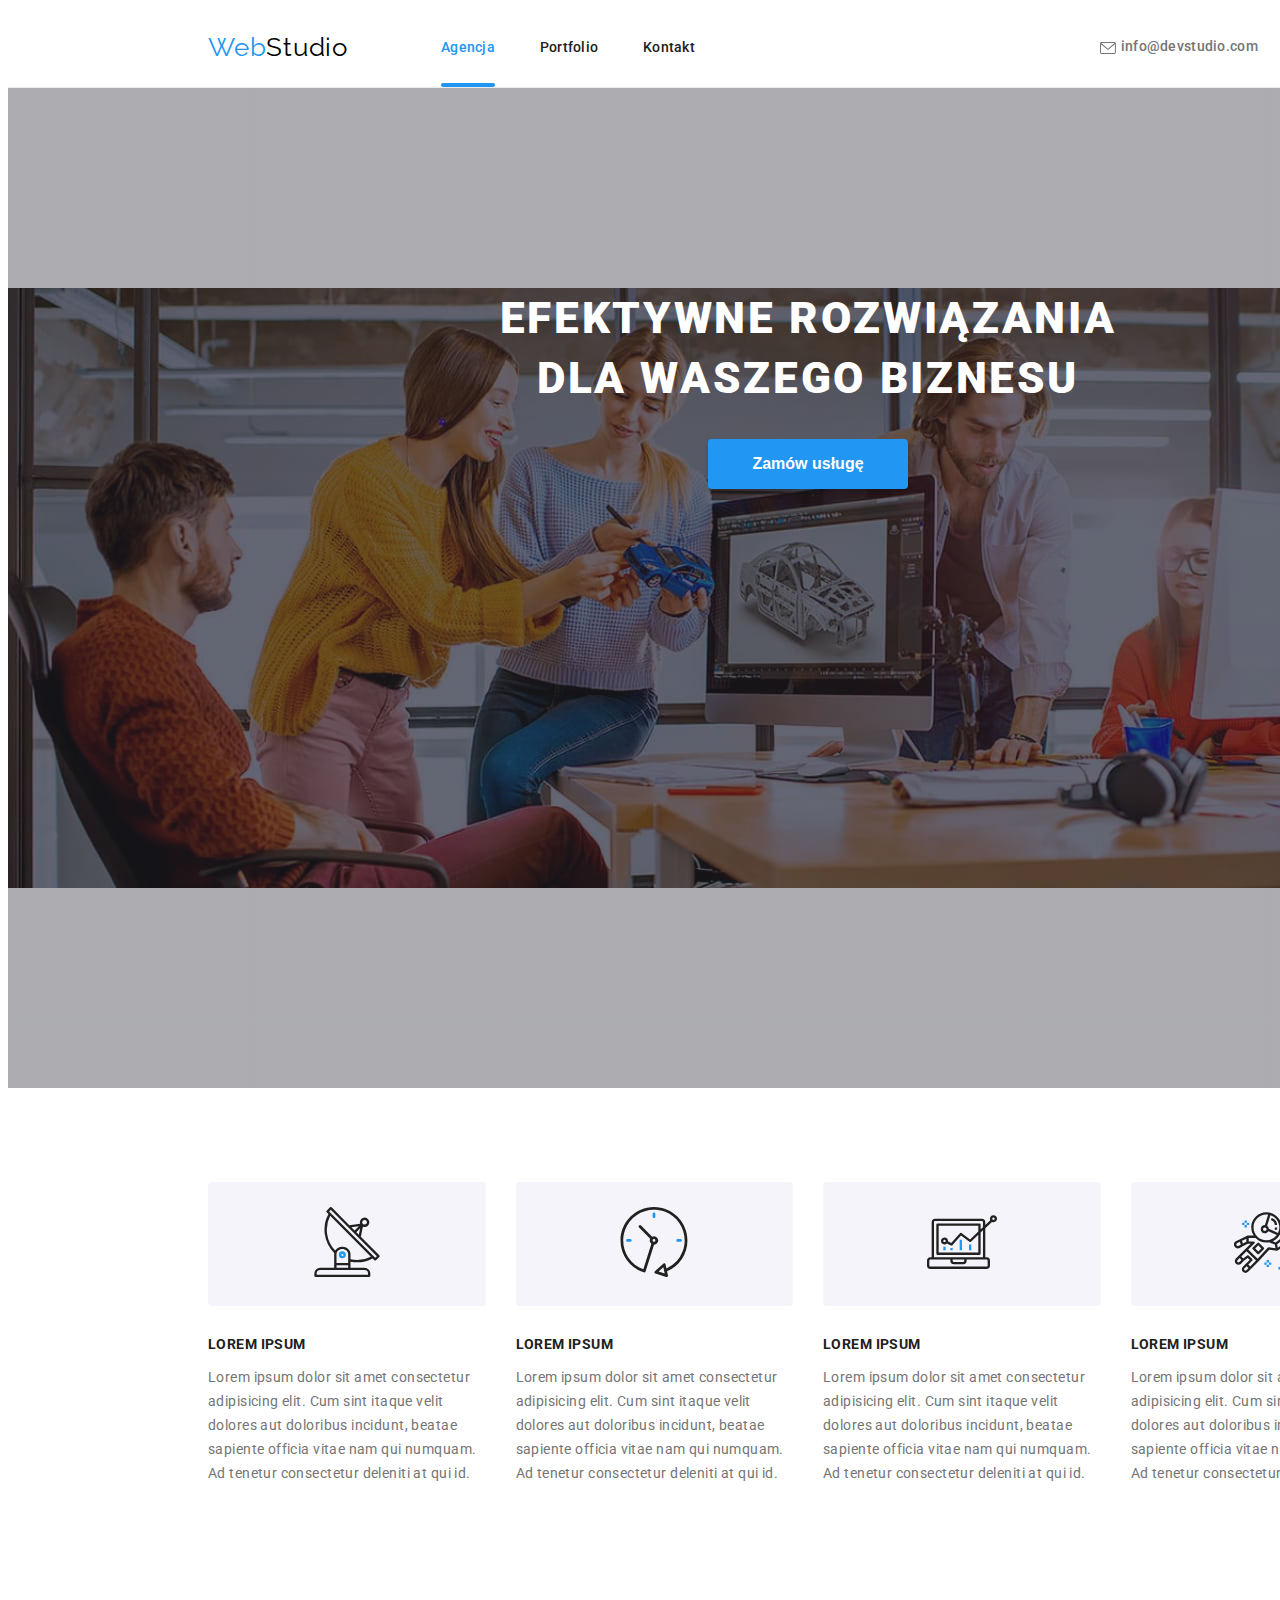
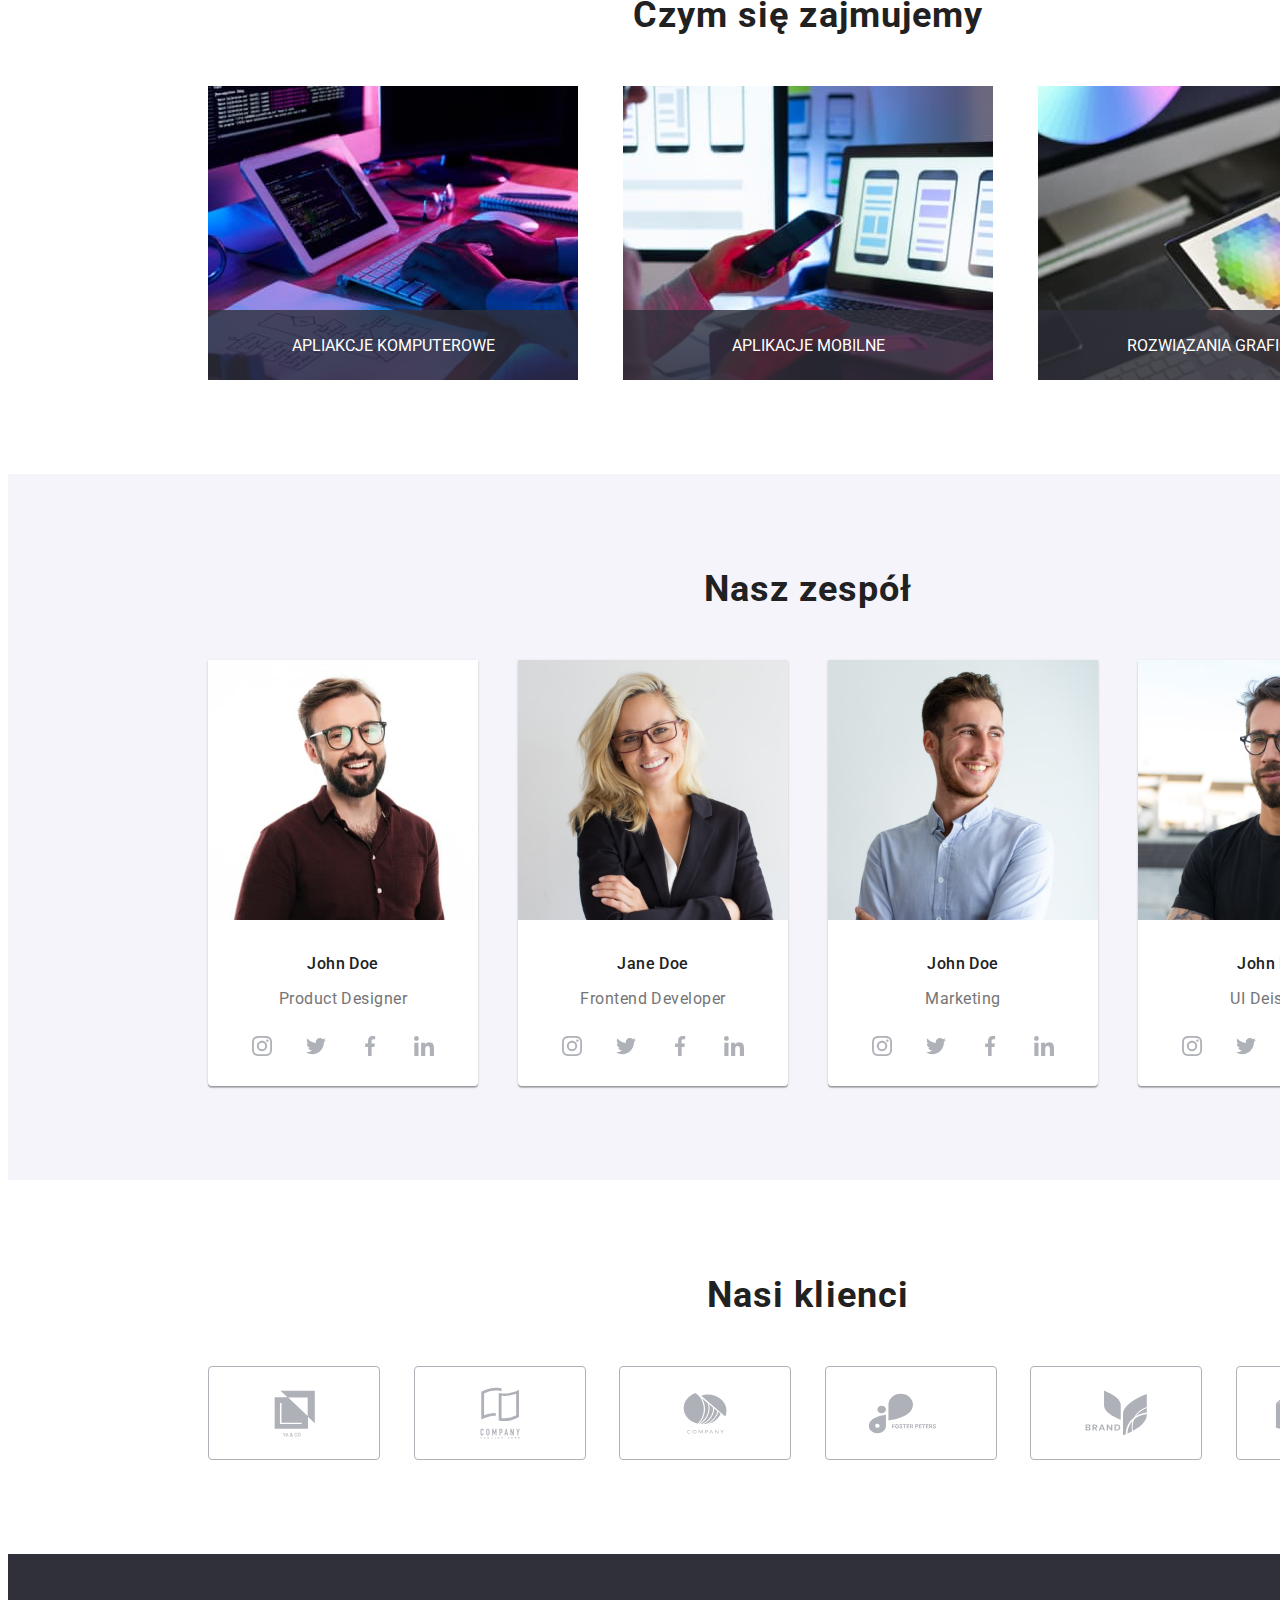
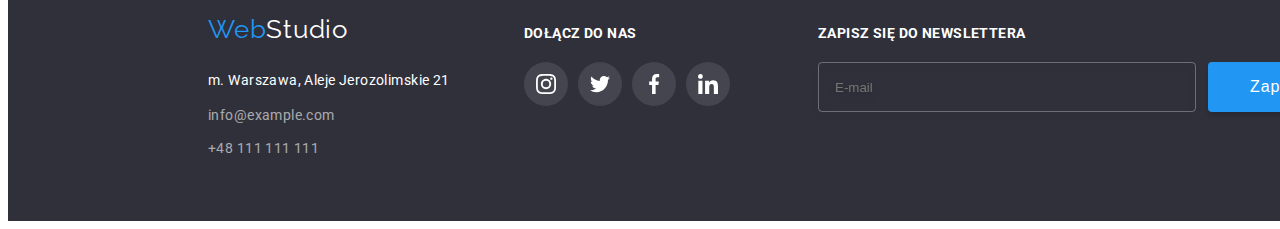
<file: index.html>
<!DOCTYPE html>
<html lang="pl">
  <head>
    <meta charset="UTF-8">
    <meta http-equiv="X-UA-Compatible" content="IE=edge">
    <meta name="viewport" content="width=device-width, initial-scale=1.0">
    <title>WebStudio</title>

  <!-- Modern normalize -->

    <link
      rel="stylesheet"
      href="https://cdnjs.cloudflare.com/ajax/libs/modern-normalize/1.1.0/modern-normalize.min.css"
      integrity="sha512-wpPYUAdjBVSE4KJnH1VR1HeZfpl1ub8YT/NKx4PuQ5NmX2tKuGu6U/JRp5y+Y8XG2tV+wKQpNHVUX03MfMFn9Q=="
      crossorigin="anonymous"
      referrerpolicy="no-referrer">
    <link rel="preconnect" href="https://fonts.googleapis.com">
    <link rel="preconnect" href="https://fonts.gstatic.com" crossorigin>
    <link
      href="https://fonts.googleapis.com/css2?family=Raleway:ital,wght@0,700;1,700&family=Roboto:ital,wght@0,400;0,500;0,700;0,900;1,400;1,500;1,700;1,900&display=swap"
      rel="stylesheet">
    <link rel="stylesheet" href="css/styles.css" >
  </head>
  <body>
    <div class="wrapper">

  <!-- ========== HEADER ==========-->

      <header class="header-container">
        <div class="container nav-container">
          <a class="logo-placeholder style-link" href="#"><span class="logo-span">Web</span>Studio</a>
          
  <!-- Menu -->
          
          <nav class="navigation">
            <ul class="nav-links">
              <li><a class="nav-link style-link curr-link" href="#">Agencja</a></li>
              <li><a class="nav-link style-link" href="portfolio.html">Portfolio</a></li>
              <li><a class="nav-link style-link" href="#">Kontakt</a></li>
            </ul>
          </nav>

  <!-- Contacts details -->

          <a class="info-link mail-link style-link" href="mailto:info@devstudio.com">
            <svg class="icon-nav" width="16" height="16">
              <use href="images/icons.svg#icon-envelope"></use>
            </svg>info@devstudio.com</a>
          <a class="info-link tel-link style-link" href="tel:+48111111111">
            <svg class="icon-nav" width="16" height="16">
              <use href="images/icons.svg#icon-smartphone"></use>
            </svg>+48 111 111 111</a>
        </div>
      </header>

  <!-- ========== MAIN ========== -->

      <main>

  <!-- 1st section in main -->

        <section class="showcase">
          <div class="container">
            <h1 class="showcase-h1">efektywne rozwiązania dla waszego biznesu</h1>
            <button class="order-btn" type="button" data-modal-open>Zamów usługę</button>

  <!-- Modal and Form -->

            <div class="backdrop is-hidden" data-modal>
              <div class="modal">
                <button class="btn-modal" data-modal-close>&times;</button>
                <h3 class="h3-form">Zostaw swoje dane w formularzu poniżej</h3>
                <form class="main-form">
                  <div class="form-div">
                    <label class="label-style" for="user-name">
                      <svg class="form-icon" width="15" height="15">
                        <use href="images/icons.svg#icon-form-user"></use>
                      </svg>
                      Imie
                    </label>
                    <input class="form-input" type="text" name="u-name" id="user-name" />
                  </div>
                  <div class="form-div">
                    <label class="label-style" for="user-telephone">
                      <svg class="form-icon" width="15" height="15">
                        <use href="images/icons.svg#icon-form-tel"></use>
                      </svg>
                      Telefon
                    </label>
                    <input class="form-input" type="tel" name="u-telephone" id="user-telephone" />
                  </div>
                  <div class="form-div">
                    <label class="label-style" for="user-email">
                      <svg class="form-icon" width="15" height="15">
                        <use href="images/icons.svg#icon-form-mail"></use>
                      </svg>
                      Email
                    </label>
                    <input class="form-input" type="email" name="u-email" id="user-email" />
                  </div>
                  <div class="form-div">
                    <label class="label-style" for="user-comment">Komentarz</label>
                    <textarea class="form-textarea" name="u-comment" id="user-comment" placeholder="Wprowadź tekst"></textarea>
                  </div>
                  <div class="form-policy-text">
                    <input class="form-checkbox-style hidden-checkbox" type="checkbox" name="u-checkbox" id="form-checkbox" />
                    <label for="form-checkbox">
                      Oświadczam iż akceptuję <a class="form-link-policy" href="#">Regulamin</a> i <a class="form-link-policy" href="#">Politykę Prywatności</a>
                    </label>
                  </div>
                  <button class="btn-form" type="submit">Wyślij</button>
                </form>
              </div>
            </div>
          </div>
        </section>

  <!-- 2nd section in main -->

        <section class="section">
          <div class="container">
            <ul class="about-list">
              <li>
                <div class="about-icon">
                  <svg width="70" height="70">
                    <use href="images/icons.svg#icon-antenna"></use>
                  </svg>
                </div>
                <h3 class="about-h3">Lorem ipsum</h3>
                <p class="about-article">
                  Lorem ipsum dolor sit amet consectetur adipisicing elit. Cum sint itaque velit dolores aut doloribus incidunt, beatae sapiente officia vitae
                  nam qui numquam. Ad tenetur consectetur deleniti at qui id.
                </p>
              </li>
              <li>
                <div class="about-icon">
                  <svg width="70" height="70">
                    <use href="images/icons.svg#icon-clock"></use>
                  </svg>
                </div>
                <h3 class="about-h3">Lorem ipsum</h3>
                <p class="about-article">
                  Lorem ipsum dolor sit amet consectetur adipisicing elit. Cum sint itaque velit dolores aut doloribus incidunt, beatae sapiente officia vitae
                  nam qui numquam. Ad tenetur consectetur deleniti at qui id.
                </p>
              </li>
              <li>
                <div class="about-icon">
                  <svg width="70" height="70">
                    <use href="images/icons.svg#icon-diagram"></use>
                  </svg>
                </div>
                <h3 class="about-h3">Lorem ipsum</h3>
                <p class="about-article">
                  Lorem ipsum dolor sit amet consectetur adipisicing elit. Cum sint itaque velit dolores aut doloribus incidunt, beatae sapiente officia vitae
                  nam qui numquam. Ad tenetur consectetur deleniti at qui id.
                </p>
              </li>
              <li>
                <div class="about-icon">
                  <svg width="70" height="70">
                    <use href="images/icons.svg#icon-astronaut"></use>
                  </svg>
                </div>
                <h3 class="about-h3">Lorem ipsum</h3>
                <p class="about-article">
                  Lorem ipsum dolor sit amet consectetur adipisicing elit. Cum sint itaque velit dolores aut doloribus incidunt, beatae sapiente officia vitae
                  nam qui numquam. Ad tenetur consectetur deleniti at qui id.
                </p>
              </li>
            </ul>

            <div class="what-we-do">
              <h2 class="section-h2">Czym się zajmujemy</h2>
              <ul class="about-pic-list">
                <li class="about-item">
                  <img src="images/box01.jpg" alt="someone typing on keyboard" width="370" height="294" />
                  <div class="about-description"><p>apliakcje komputerowe</p></div>
                </li>
                <li class="about-item">
                  <img src="images/box02.jpg" alt="someone using smartphone" width="370" height="294" />
                  <div class="about-description"><p>aplikacje mobilne</p></div>
                </li>
                <li class="about-item">
                  <img src="images/box03.jpg" alt="someone using tablet" width="370" height="294" />
                  <div class="about-description"><p>rozwiązania graficzne</p></div>
                </li>
              </ul>
            </div>
          </div>
        </section>

  <!-- 3rd section in main -->

        <section class="team section">
          <div class="container">
            <h2 class="section-h2">Nasz zespół</h2>
            <ul class="team-list">
              <li>
                <img src="images/team/img01.jpg" alt="picture of John" width="270" height="260" />
                <h3 class="teammate-name">John Doe</h3>
                <p class="teammate-description">Product Designer</p>
                <ul class="teammate-socials">
                  <li class="team-social-icon">
                    <svg class="icon" width="20" height="20">
                      <use href="images/icons.svg#icon-instagram"></use>
                    </svg>
                  </li>
                  <li class="team-social-icon">
                    <svg class="icon" width="20" height="20">
                      <use href="images/icons.svg#icon-twitter"></use>
                    </svg>
                  </li>
                  <li class="team-social-icon">
                    <svg class="icon" width="20" height="20">
                      <use href="images/icons.svg#icon-facebook"></use>
                    </svg>
                  </li>
                  <li class="team-social-icon">
                    <svg class="icon" width="20" height="20">
                      <use href="images/icons.svg#icon-linkedin"></use>
                    </svg>
                  </li>
                </ul>
              </li>
              <li>
                <img src="images/team/img02.jpg" alt="picture of Jane" width="270" height="260" />
                <h3 class="teammate-name">Jane Doe</h3>
                <p class="teammate-description">Frontend Developer</p>
                <ul class="teammate-socials">
                  <li class="team-social-icon">
                    <svg class="icon" width="20" height="20">
                      <use href="images/icons.svg#icon-instagram"></use>
                    </svg>
                  </li>
                  <li class="team-social-icon">
                    <svg class="icon" width="20" height="20">
                      <use href="images/icons.svg#icon-twitter"></use>
                    </svg>
                  </li>
                  <li class="team-social-icon">
                    <svg class="icon" width="20" height="20">
                      <use href="images/icons.svg#icon-facebook"></use>
                    </svg>
                  </li>
                  <li class="team-social-icon">
                    <svg class="icon" width="20" height="20">
                      <use href="images/icons.svg#icon-linkedin"></use>
                    </svg>
                  </li>
                </ul>
              </li>
              <li>
                <img src="images/team/img03.jpg" alt="picture of John" width="270" height="260" />
                <h3 class="teammate-name">John Doe</h3>
                <p class="teammate-description">Marketing</p>
                <ul class="teammate-socials">
                  <li class="team-social-icon">
                    <svg class="icon" width="20" height="20">
                      <use href="images/icons.svg#icon-instagram"></use>
                    </svg>
                  </li>
                  <li class="team-social-icon">
                    <svg class="icon" width="20" height="20">
                      <use href="images/icons.svg#icon-twitter"></use>
                    </svg>
                  </li>
                  <li class="team-social-icon">
                    <svg class="icon" width="20" height="20">
                      <use href="images/icons.svg#icon-facebook"></use>
                    </svg>
                  </li>
                  <li class="team-social-icon">
                    <svg class="icon" width="20" height="20">
                      <use href="images/icons.svg#icon-linkedin"></use>
                    </svg>
                  </li>
                </ul>
              </li>
              <li>
                <img src="images/team/img04.jpg" alt="picture of John" width="270" height="260" />
                <h3 class="teammate-name">John Doe</h3>
                <p class="teammate-description">UI Deisgner</p>
                <ul class="teammate-socials">
                  <li class="team-social-icon">
                    <svg class="icon" width="20" height="20">
                      <use href="images/icons.svg#icon-instagram"></use>
                    </svg>
                  </li>
                  <li class="team-social-icon">
                    <svg class="icon" width="20" height="20">
                      <use href="images/icons.svg#icon-twitter"></use>
                    </svg>
                  </li>
                  <li class="team-social-icon">
                    <svg class="icon" width="20" height="20">
                      <use href="images/icons.svg#icon-facebook"></use>
                    </svg>
                  </li>
                  <li class="team-social-icon">
                    <svg class="icon" width="20" height="20">
                      <use href="images/icons.svg#icon-linkedin"></use>
                    </svg>
                  </li>
                </ul>
              </li>
            </ul>
          </div>
        </section>

  <!-- 4th section in main -->

        <section class="clients section">
          <div class="container">
            <h2 class="section-h2">Nasi klienci</h2>
            <ul class="client-list">
              <li class="client-icon">
                <svg class="icon" width="41" height="47">
                  <use href="images/icons.svg#icon-group01"></use>
                </svg>
              </li>
              <li class="client-icon">
                <svg class="icon" width="40" height="52">
                  <use href="images/icons.svg#icon-group02"></use>
                </svg>
              </li>
              <li class="client-icon">
                <svg class="icon" width="44" height="42">
                  <use href="images/icons.svg#icon-group03"></use>
                </svg>
              </li>
              <li class="client-icon">
                <svg class="icon" width="85" height="41">
                  <use href="images/icons.svg#icon-group04"></use>
                </svg>
              </li>
              <li class="client-icon">
                <svg class="icon" width="63" height="46">
                  <use href="images/icons.svg#icon-group05"></use>
                </svg>
              </li>
              <li class="client-icon">
                <svg class="icon" width="94" height="44">
                  <use href="images/icons.svg#icon-group06"></use>
                </svg>
              </li>
            </ul>
          </div>
        </section>
      </main>
  <!--========== FOOTER ========== -->

      <footer class="foot">
        <div class="container footer-container">
          <div class="footer-contacts">
            <a class="logo-placeholder logo-down style-link" href="#"><span class="logo-span">Web</span>Studio</a>
            <address class="adres">
              <ul class="adres-list">
                <li>
                  <a class="where-to style-link" href="https://goo.gl/maps/Lxoy2PiTruj3LMqQA" target="_blank" rel="noopener nofollow noreferrer">
                    m. Warszawa, Aleje Jerozolimskie 21
                  </a>
                </li>
                <li><a class="info-link transparent footer-link style-link" href="mailto:info@example.com">info@example.com</a></li>
                <li><a class="info-link transparent footer-link style-link" href="tel:+48111111111">+48 111 111 111</a></li>
              </ul>
            </address>
          </div>
          <div class="footer-social-div">
            <h3 class="footer-social-h3">dołącz do nas</h3>
            <ul class="footer-social-list">
              <li class="footer-social-icon">
                <svg class="icon" width="20" height="20">
                  <use href="images/icons.svg#icon-instagram"></use>
                </svg>
              </li>
              <li class="footer-social-icon">
                <svg class="icon" width="20" height="20">
                  <use href="images/icons.svg#icon-twitter"></use>
                </svg>
              </li>
              <li class="footer-social-icon">
                <svg class="icon" width="20" height="20">
                  <use href="images/icons.svg#icon-facebook"></use>
                </svg>
              </li>
              <li class="footer-social-icon">
                <svg class="icon" width="20" height="20">
                  <use href="images/icons.svg#icon-linkedin"></use>
                </svg>
              </li>
            </ul>
          </div>
          <div class="footer-newsletter">
            <h3 class="footer-social-h3">zapisz się do newslettera</h3>
            <form class="footer-form">
              <input class="input-newsletter-footer" type="email" name="input-newsletter-footer" placeholder="E-mail" />
              <button class="btn-footer-form" type="submit">
                Zapisz się
                <svg class="icon-send" width="24" height="24">
                  <use href="images/icons.svg#icon-send"></use>
                </svg>
              </button>
            </form>
          </div>
        </div>
      </footer>
    </div>
    <script src="./js/modal.js"></script>
  </body>
</html>
</file>
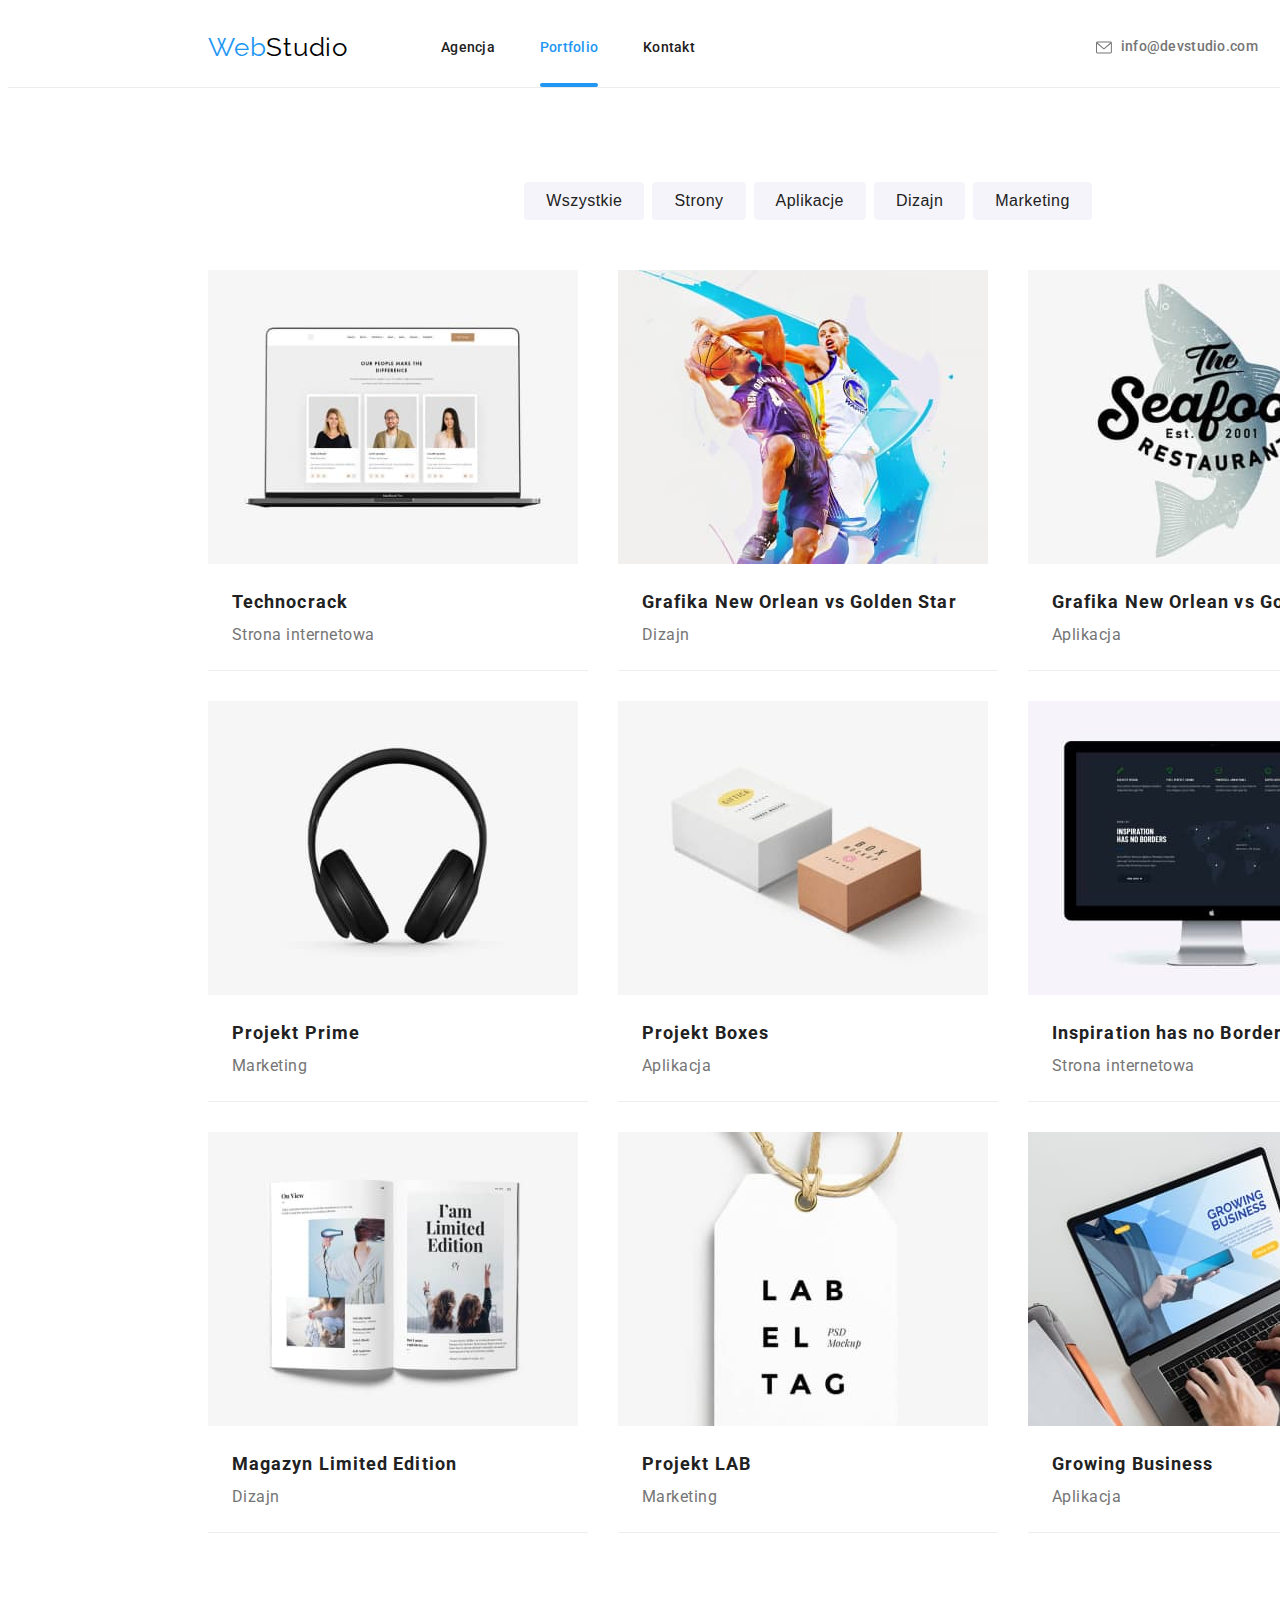
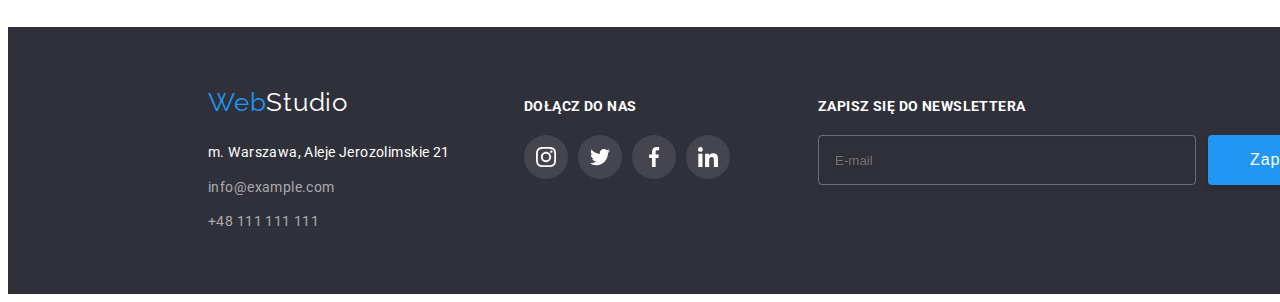
<file: portfolio.html>
<!DOCTYPE html>
<html lang="pl">
  <head>
    <meta charset="UTF-8" />
    <meta http-equiv="X-UA-Compatible" content="IE=edge" />
    <meta name="viewport" content="width=device-width, initial-scale=1.0" />
    <title>WebStudio - Portfolio</title>

  <!-- Modern normalize -->

  <link
  rel="stylesheet"
  href="https://cdnjs.cloudflare.com/ajax/libs/modern-normalize/1.1.0/modern-normalize.min.css"
  integrity="sha512-wpPYUAdjBVSE4KJnH1VR1HeZfpl1ub8YT/NKx4PuQ5NmX2tKuGu6U/JRp5y+Y8XG2tV+wKQpNHVUX03MfMFn9Q=="
  crossorigin="anonymous"
  referrerpolicy="no-referrer">
  <link rel="preconnect" href="https://fonts.googleapis.com">
  <link rel="preconnect" href="https://fonts.gstatic.com" crossorigin>
    <link rel="preconnect" href="https://fonts.googleapis.com">
    <link rel="preconnect" href="https://fonts.gstatic.com" crossorigin>
    <link
      href="https://fonts.googleapis.com/css2?family=Raleway:ital,wght@0,700;1,700&family=Roboto:ital,wght@0,400;0,500;0,700;0,900;1,400;1,500;1,700;1,900&display=swap"
      rel="stylesheet">
    <link rel="stylesheet" href="css/styles.css">
  </head>
  <body>
    <div class="wrapper">

  <!-- ========== HEADER ========== -->

      <header class="header-container">
        <div class="container nav-container">
          <a class="logo-placeholder style-link" href="#"><span class="logo-span">Web</span>Studio</a>

  <!-- Menu -->

          <nav class="navigation">
            <ul class="nav-links">
              <li><a class="nav-link style-link" href="index.html">Agencja</a></li>
              <li><a class="nav-link style-link curr-link" href="#">Portfolio</a></li>
              <li><a class="nav-link style-link" href="#">Kontakt</a></li>
            </ul>
          </nav>

  <!-- Contact details -->

          <a class="info-link mail-link style-link" href="mailto:info@devstudio.com">
            <svg class="icon-nav" width="16" height="19">
              <use href="images/icons.svg#icon-envelope"></use>
            </svg>
            info@devstudio.com</a>
          <a class="info-link tel-link style-link" href="tel:+48111111111">
            <svg class="icon-nav" width="16" height="19">
              <use href="images/icons.svg#icon-smartphone"></use>
            </svg>+48 111 111 111</a>
        </div>
      </header>

  <!-- ========== MAIN ========== -->

      <main class="section">
        <div class="container">
          
  <!-- Section for button to filter portfolio -->

          <section class="filtr-portfolio">
            <ul class="portfolio-buttons">
              <li><button class="filter-btn" type="button">Wszystkie</button></li>
              <li><button class="filter-btn" type="button">Strony</button></li>
              <li><button class="filter-btn" type="button">Aplikacje</button></li>
              <li><button class="filter-btn" type="button">Dizajn</button></li>
              <li><button class="filter-btn" type="button">Marketing</button></li>
            </ul>
          </section>

  <!-- Portfolio section, images with descriptions -->

          <section class="portfolio">
            <ul class="portfolio-list">
              <li class="portfolio-item">
                <div class="portfolio-box">
                  <img src="images/portfolio/portfolio-01.jpg" alt="Picture of website with some people" width="370" height="294" />
                  <div class="portfolio-overlay">
                    <p>Technocrack jest popularną platformą wykorzystywaną do
                      rozpowszechniania koronawirusa. Firmy wykorzystują tę
                      platformę do celów szpiegowskich i ataków na niezabezpieczone
                      serwery konkurencji</p>
                  </div>
                </div>
                <div class="portfolio-text-container">
                  <h3 class="portfolio-title">Technocrack</h3>
                  <p class="portfolio-description">Strona internetowa</p>
                </div>
              </li>
              <li class="portfolio-item">
                <div class="portfolio-box">
                  <img src="images/portfolio/portfolio-02.jpg" alt="Picture of website with some people" width="370" height="294" />
                  <div class="portfolio-overlay">
                    <p>Technocrack jest popularną platformą wykorzystywaną do
                      rozpowszechniania koronawirusa. Firmy wykorzystują tę
                      platformę do celów szpiegowskich i ataków na niezabezpieczone
                      serwery konkurencji</p>
                  </div>
                </div>
                <div class="portfolio-text-container">
                  <h3 class="portfolio-title">Grafika New Orlean vs Golden Star</h3>
                  <p class="portfolio-description">Dizajn</p>
                </div>
              </li>
              <li class="portfolio-item">
                <div class="portfolio-box">
                  <img src="images/portfolio/portfolio-03.jpg" alt="Picture of website with some people" width="370" height="294" />
                  <div class="portfolio-overlay">
                    <p>Technocrack jest popularną platformą wykorzystywaną do
                      rozpowszechniania koronawirusa. Firmy wykorzystują tę
                      platformę do celów szpiegowskich i ataków na niezabezpieczone
                      serwery konkurencji</p>
                  </div>
                </div>
                <div class="portfolio-text-container">
                  <h3 class="portfolio-title">Grafika New Orlean vs Golden Star</h3>
                  <p class="portfolio-description">Aplikacja</p>
                </div>
              </li>
              <li class="portfolio-item">
                <div class="portfolio-box">
                  <img src="images/portfolio/portfolio-04.jpg" alt="Picture of website with some people" width="370" height="294" />
                  <div class="portfolio-overlay">
                    <p>Technocrack jest popularną platformą wykorzystywaną do
                      rozpowszechniania koronawirusa. Firmy wykorzystują tę
                      platformę do celów szpiegowskich i ataków na niezabezpieczone
                      serwery konkurencji</p>
                  </div>
                </div>
                <div class="portfolio-text-container">
                  <h3 class="portfolio-title">Projekt Prime</h3>
                  <p class="portfolio-description">Marketing</p>
                </div>
              </li>
              <li class="portfolio-item">
                <div class="portfolio-box">
                  <img src="images/portfolio/portfolio-05.jpg" alt="Picture of website with some people" width="370" height="294" />
                  <div class="portfolio-overlay">
                    <p>Technocrack jest popularną platformą wykorzystywaną do
                      rozpowszechniania koronawirusa. Firmy wykorzystują tę
                      platformę do celów szpiegowskich i ataków na niezabezpieczone
                      serwery konkurencji</p>
                  </div>
                </div>
                <div class="portfolio-text-container">
                  <h3 class="portfolio-title">Projekt Boxes</h3>
                  <p class="portfolio-description">Aplikacja</p>
                </div>
              </li>
              <li class="portfolio-item">
                <div class="portfolio-box">
                  <img src="images/portfolio/portfolio-06.jpg" alt="Picture of website with some people" width="370" height="294" />
                  <div class="portfolio-overlay">
                    <p>Technocrack jest popularną platformą wykorzystywaną do
                      rozpowszechniania koronawirusa. Firmy wykorzystują tę
                      platformę do celów szpiegowskich i ataków na niezabezpieczone
                      serwery konkurencji</p>
                  </div>
                </div>
                <div class="portfolio-text-container">
                  <h3 class="portfolio-title">Inspiration has no Borders</h3>
                  <p class="portfolio-description">Strona internetowa</p>
                </div>
              </li>
              <li class="portfolio-item">
                <div class="portfolio-box">
                  <img src="images/portfolio/portfolio-07.jpg" alt="Picture of website with some people" width="370" height="294" />
                  <div class="portfolio-overlay">
                    <p>Technocrack jest popularną platformą wykorzystywaną do
                      rozpowszechniania koronawirusa. Firmy wykorzystują tę
                      platformę do celów szpiegowskich i ataków na niezabezpieczone
                      serwery konkurencji</p>
                  </div>
                </div>
                <div class="portfolio-text-container">
                  <h3 class="portfolio-title">Magazyn Limited Edition</h3>
                  <p class="portfolio-description">Dizajn</p>
                </div>
              </li>
              <li class="portfolio-item">
                <div class="portfolio-box">
                  <img src="images/portfolio/portfolio-08.jpg" alt="Picture of website with some people" width="370" height="294" />
                  <div class="portfolio-overlay">
                    <p>Technocrack jest popularną platformą wykorzystywaną do
                      rozpowszechniania koronawirusa. Firmy wykorzystują tę
                      platformę do celów szpiegowskich i ataków na niezabezpieczone
                      serwery konkurencji</p>
                  </div>
                </div>
                <div class="portfolio-text-container">
                  <h3 class="portfolio-title">Projekt LAB</h3>
                  <p class="portfolio-description">Marketing</p>
                </div>
              </li>
              <li class="portfolio-item">
                <div class="portfolio-box">
                  <img src="images/portfolio/portfolio-09.jpg" alt="Picture of website with some people" width="370" height="294" />
                  <div class="portfolio-overlay">
                    <p>Technocrack jest popularną platformą wykorzystywaną do
                      rozpowszechniania koronawirusa. Firmy wykorzystują tę
                      platformę do celów szpiegowskich i ataków na niezabezpieczone
                      serwery konkurencji</p>
                  </div>
                </div>
                <div class="portfolio-text-container">
                  <h3 class="portfolio-title">Growing Business</h3>
                  <p class="portfolio-description">Aplikacja</p>
                </div>
              </li>
            </ul>
          </section>
        </div>
      </main>

  <!-- ========== FOOTER ========== -->

      <footer class="foot">
        <div class="container footer-container">
          <div class="footer-contacts">
            <a class="logo-placeholder logo-down style-link" href="#"><span class="logo-span">Web</span>Studio</a>
            <address class="adres">
              <ul class="adres-list">
                <li>
                  <a class="where-to style-link" href="https://goo.gl/maps/Lxoy2PiTruj3LMqQA" target="_blank" rel="noopener nofollow noreferrer">
                    m. Warszawa, Aleje Jerozolimskie 21
                  </a>
                </li>
                <li><a class="info-link transparent footer-link style-link" href="mailto:info@example.com">info@example.com</a></li>
                <li><a class="info-link transparent footer-link style-link" href="tel:+48111111111">+48 111 111 111</a></li>
              </ul>
            </address>
          </div>
          <div class="footer-social-div">
            <h3 class="footer-social-h3">dołącz do nas</h3>
            <ul class="footer-social-list">
              <li class="footer-social-icon">
                <svg class="icon" width="20" height="20">
                  <use href="images/icons.svg#icon-instagram"></use>
                </svg>
              </li>
              <li class="footer-social-icon">
                <svg class="icon" width="20" height="20">
                  <use href="images/icons.svg#icon-twitter"></use>
                </svg>
              </li>
              <li class="footer-social-icon">
                <svg class="icon" width="20" height="20">
                  <use href="images/icons.svg#icon-facebook"></use>
                </svg>
              </li>
              <li class="footer-social-icon">
                <svg class="icon" width="20" height="20">
                  <use href="images/icons.svg#icon-linkedin"></use>
                </svg>
              </li>
            </ul>
          </div>
          <div class="footer-newsletter">
            <h3 class="footer-social-h3">zapisz się do newslettera</h3>
            <form class="footer-form">
              <input class="input-newsletter-footer" type="email" name="input-newsletter-footer" placeholder="E-mail" />
              <button class="btn-footer-form" type="submit">
                Zapisz się
                <svg class="icon-send" width="24" height="24">
                  <use href="images/icons.svg#icon-send"></use>
                </svg>
              </button>
            </form>
          </div>
        </div>
      </footer>
    </div>
  </body>
</html>
</file>
<file: css/styles.css>
:root {
  --font-main-color: #212121;
  --font-secondary-color: #757575;
  --hover-bg-color: #2196f3;
  --color-white: #ffffff;
  --color-black: #000000;
  --bg-dark-color: #2f303a;
  --bg-medium-color: #f5f4fa;
  --font-transparent: rgb(255 255 255 / 0.6);
  --nav-border-color: #ececec;
  --showcase-bg: rgba(47, 48, 58, 0.4);
  --social-bg-color: rgb(255 255 255 / 0.1);
  --default-icon-color: #afb1b8;
  --portfolio-bg-color: rgb(33 150 243/ 0.9);
  --about-bg-color: rgb(47 48 58 / 0.8);
  --semi-transparent: rgb(0 0 0 /0.5);
  --form-semi-transparent: rgb(117 117 117 / 0.5);
  --form-border-color: rgba(33, 33, 33, 0.2);
}

body {
  font-family: "Roboto", "Raleway", sans-serif;
  color: var(--font-main-color);
}

ul,
h1,
h2,
h3,
h4,
h5 {
  margin: 0;
  padding: 0;
}

/* Background colors */
.showcase {
  text-align: center;
  height: 600px;
  padding: 200px 0px;
  max-width: 1600px;
  background-size: contain;
  background-repeat: no-repeat;
  background-position: center;
  background-image: linear-gradient(to bottom, var(--showcase-bg), var(--showcase-bg)), url(../images/showcase.jpg);
}

.team {
  background-color: var(--bg-medium-color);
}

.foot {
  background-color: var(--bg-dark-color);
  padding: 60px 0px;
}

/* Links */

.style-link {
  text-decoration: none;
  transition: color 250ms cubic-bezier(0.4, 0, 0.2, 1);
}

.info-link.transparent {
  color: var(--font-transparent);
}

.footer-link {
  font-size: 14px;
  line-height: 1.71;
  letter-spacing: 0.03em;
}

.underline-link {
  text-decoration: underline;
}

.nav-link.curr-link {
  color: var(--hover-bg-color);
  position: relative;
}

.curr-link::after {
  content: "";
  width: 100%;
  height: 4px;
  position: absolute;
  bottom: -32px;
  right: 0;
  border-radius: 2px;
  background: var(--hover-bg-color);
}

/* Modal */

.backdrop {
  cursor: not-allowed;
  display: flex;
  position: fixed;
  left: 0;
  right: 0;
  top: 0;
  bottom: 0;
  background-color: var(--semi-transparent);
  z-index: 50;
  visibility: visible;
  opacity: 1;
  transition: visibility 250ms cubic-bezier(0.4, 0, 0.2, 1), opacity 250ms cubic-bezier(0.4, 0, 0.2, 1);
}

.modal {
  cursor: initial;
  position: relative;
  padding: 40px;
  width: 528px;
  height: 581px;
  margin: auto;
  background-color: var(--color-white);
  box-shadow: 0px 1px 3px rgba(0, 0, 0, 0.12), 0px 1px 1px rgba(0, 0, 0, 0.14), 0px 2px 1px rgba(0, 0, 0, 0.2);
  border-radius: 14px;
  z-index: 100;
  transform: rotateY(0deg);
  transition: transform 250ms cubic-bezier(0.4, 0, 0.2, 1);
}

.btn-modal {
  cursor: pointer;
  position: absolute;
  right: 8px;
  top: 8px;
  background: none;
  border-radius: 50%;
  border: 1px solid rgba(255, 0, 0, 0.1);
}

.is-hidden .modal {
  transform: rotateY(180deg);
}

.is-hidden {
  pointer-events: none;
  visibility: hidden;
  opacity: 0;
}

/* Forms */

.h3-form {
  font-size: 20px;
  line-height: 1.15;
  letter-spacing: 0.03em;
}

.main-form {
  margin-top: 12px;
  display: flex;
  flex-direction: column;
  fill: var(--default-icon-color);
}

.form-div {
  text-align: left;
  fill: var(--color-black);
  transition: 250ms cubic-bezier(0.4, 0, 0.2, 1);
}

.label-style {
  display: block; /* removes small margins between labels and inputs (either that or: 1. make .form-div -> flex & column direction -- 2. make .form-div -> font-size 0  */
  position: relative;
  margin: 0;
  padding: 0;
  color: var(--font-secondary-color);
  font-weight: 400;
  font-size: 12px;
  letter-spacing: 0.01em;
}
.form-icon {
  position: absolute;
  top: 31px;
  left: 12px;
  z-index: 40;
  transition: 250ms cubic-bezier(0.4, 0, 0.2, 1);
}

.form-div:hover,
.form-div:focus-within {
  fill: var(--hover-bg-color);
}

.form-input {
  position: relative;
  width: 100%;
  height: 40px;
  margin: 4px 0px 10px 0px;
  font-weight: 400;
  font-size: 12px;
  line-height: 1.17;
  letter-spacing: 0.01em;
  text-indent: 42px;
  outline: none;
  border: 1px solid var(--form-border-color);
  transition: 250ms cubic-bezier(0.4, 0, 0.2, 1);
}

.form-textarea {
  width: 100%;
  height: 120px;
  resize: none;
  margin-top: 4px;
  padding: 12px 16px;
  font-weight: 400;
  font-size: 12px;
  line-height: 1.17;
  letter-spacing: 0.01em;
  outline: none;
  border: 1px solid var(--form-border-color);
  transition: 250ms cubic-bezier(0.4, 0, 0.2, 1);
}

.form-textarea::placeholder {
  color: var(--form-semi-transparent);
  font-weight: 400;
  font-size: 12px;
  line-height: 1.17;
  letter-spacing: 0.01em;
}

.form-policy-text {
  display: flex;
  gap: 8px;
  align-items: center;
  justify-content: center;
  font-weight: 400;
  font-size: 14px;
  line-height: 1.71;
  letter-spacing: 0.03em;
  margin: 20px 0px 30px 0px;
}

.hidden-checkbox {
  -moz-appearance: none;
  -webkit-appearance: none;
  appearance: none;
  outline: none;
}

.form-checkbox-style {
  width: 16px;
  height: 15px;
  position: relative;
  border: 1px solid;
  border-radius: 2px;
  transition: 250ms cubic-bezier(0.4, 0, 0.2, 1);
}

.form-checkbox-style:checked::before {
  position: absolute;
  top: -1px;
  left: -1px;
  content: url("../images/check-in.svg");
  width: 15px;
  height: 15px;
  background-repeat: no-repeat;
  background-size: contain;
}

.form-link-policy {
  color: var(--hover-bg-color);
}

.footer-newsletter {
  margin-left: auto;
}

.footer-form {
  display: flex;
  gap: 12px;
}

.input-newsletter-footer {
  background-color: transparent;
  padding-left: 16px;
  border: 1px solid rgba(255, 255, 255, 0.3);
  filter: drop-shadow(0px 4px 4px rgba(0, 0, 0, 0.15));
  border-radius: 4px;
  color: var(--color-white);
  width: 358px;
  transition: 250ms cubic-bezier(0.4, 0, 0.2, 1);
}

.form-checkbox-style:hover,
.form-checkbox-style:focus,
.form-input:focus,
.form-input:hover,
.form-textarea:hover,
.form-textarea:focus,
.input-newsletter-footer:hover,
.input-newsletter-footer:focus {
  outline: none;
  border: 1px solid var(--hover-bg-color);
}

.btn-form {
  margin: auto;
  font-size: 16px;
  line-height: 1.875;
  letter-spacing: 0.06em;
  width: 200px;
  border: none;
  padding: 10px 0px;
  border-radius: 4px;
  background-color: var(--hover-bg-color);
  color: var(--color-white);
  cursor: pointer;
  box-shadow: 0px 4px 4px rgba(0, 0, 0, 0.15);
}

.btn-footer-form {
  display: flex;
  gap: 24px;
  align-items: center;
  font-size: 16px;
  line-height: 1.875;
  letter-spacing: 0.06em;
  width: 200px;
  border: none;
  padding: 10px 28px 10px 42px;
  border-radius: 4px;
  background-color: var(--hover-bg-color);
  color: var(--color-white);
  cursor: pointer;
  box-shadow: 0px 4px 4px rgba(0, 0, 0, 0.15);
}

.btn-footer-form:hover > .icon-send {
  transform: rotate(360deg);
}

/* Hover and focus */

.order-btn:hover,
.order-btn:focus {
  background-color: var(--color-white);
  color: var(--bg-dark-color);
  cursor: pointer;
}

.filter-btn:hover,
.filter-btn:focus {
  cursor: pointer;
  background-color: var(--hover-bg-color);
  color: var(--color-white);
  box-shadow: 0px 3px 1px rgba(0, 0, 0, 0.1), 0px 1px 2px rgba(0, 0, 0, 0.08), 0px 2px 2px rgba(0, 0, 0, 0.12);
}

.style-link:hover,
.style-link:focus {
  color: var(--hover-bg-color);
}

.team-social-icon:hover,
.footer-social-icon:hover,
.team-social-icon:focus,
.footer-social-icon:focus {
  cursor: pointer;
  background-color: var(--hover-bg-color);
  color: var(--color-white);
}

.client-icon:hover,
.client-icon:focus {
  cursor: pointer;
  color: var(--hover-bg-color);
}

.about-item {
  position: relative;
  display: flex;
  text-align: center;
}

.about-description {
  position: absolute;
  display: flex;
  justify-content: center;
  align-items: center;
  width: 100%;
  height: 70px;
  bottom: 0;
  background: var(--about-bg-color);
  color: var(--color-white);
  text-transform: uppercase;
}

.portfolio-box {
  position: relative;
  display: flex;
  flex-direction: column;
  width: 370px;
  height: 294px;
  overflow: hidden;
}

.portfolio-overlay {
  position: absolute;
  padding: 49px 45px 49px 24px;
  height: 100%;
  text-align: initial;
  font-family: "Roboto";
  font-style: normal;
  font-weight: 400;
  font-size: 18px;
  line-height: 1.55;
  letter-spacing: 0.03em;
  color: var(--color-white);
  background: var(--portfolio-bg-color);
  transform: translateY(100%);
  transition: transform 250ms cubic-bezier(0.4, 0, 0.2, 1);
}

.portfolio-item:hover .portfolio-overlay {
  transform: translateY(0);
}

/* Icons */

svg {
  display: inline-block;
}

.icon-nav {
  vertical-align: middle;
  margin-right: 5px;
  fill: currentColor;
}

.team-social-icon {
  width: 44px;
  height: 44px;
  border-radius: 50%;
  display: flex;
  justify-content: center;
  align-items: center;
  color: var(--default-icon-color);
  transition: color 250ms cubic-bezier(0.4, 0, 0.2, 1), background-color 250ms cubic-bezier(0.4, 0, 0.2, 1);
}

.icon {
  fill: currentColor;
}

.icon-send {
  fill: currentColor;
  transform: rotate(0deg);
  transition: 250ms cubic-bezier(0.4, 0, 0.2, 1);
}

.client-list {
  display: flex;
  list-style: none;
  padding: 0;
  margin: 0; /* ------------ !!!!!!!!! deletes empty space between main and footer*/
  justify-content: space-between;
  color: var(--default-icon-color);
}

.client-icon {
 
  min-width: 170px;
  height: 92px;
  display: flex;
  justify-content: center;
  align-items: center;
  border: 1px solid;
  border-radius: 4px;
  transition: color 250ms cubic-bezier(0.4, 0, 0.2, 1);
}

.footer-social-icon {
  width: 44px;
  height: 44px;
  background-color: var(--social-bg-color);
  border-radius: 50%;
  display: flex;
  justify-content: center;
  align-items: center;
  transition: color 250ms cubic-bezier(0.4, 0, 0.2, 1), background-color 250ms cubic-bezier(0.4, 0, 0.2, 1);
}

.logo-placeholder {
  color: var(--color-black);
  font-family: "Raleway";
  font-style: normal;
  
  font-size: 26px;
  line-height: 1.2;
  letter-spacing: 0.03em;
  margin-right: 93px;
}

.logo-down {
  color: var(--color-white);
}

.logo-span {
  color: var(--hover-bg-color);
}

.navigation {
  font-weight: 500;
  font-size: 14px;
  line-height: 1.14;
  letter-spacing: 0.02em;
}

.nav-link {
  color: var(--font-main-color);
}

.info-link {
  color: var(--font-secondary-color);
}

.mail-link {
  margin-left: auto;
  margin-right: 20px;
  margin-top: 0;
  margin-bottom: 0;
  font-weight: 500;
  font-size: 14px;
  line-height: 1.14;
  letter-spacing: 0.02em;
}

.mail-link:hover .icon-nav,
.tel-link:hover .icon-nav {
  animation: animateY-10 1000ms 1;
}

.tel-link {
  font-weight: 500;
  font-size: 14px;
  line-height: 1.14;
  letter-spacing: 0.02em;
}

.showcase-h1 {
  display: block;
  margin: auto;
  text-transform: uppercase;
  color: var(--color-white);
  font-weight: 900;
  font-size: 44px;
  line-height: 1.37;
  text-align: center;
  letter-spacing: 0.06em;
  width: 700px;
}

.section-h2 {
  font-size: 36px;
  line-height: 1.17;
  text-align: center;
  letter-spacing: 0.03em;
  margin: 0 auto 50px auto;
}

.order-btn {
  font-weight: 700;
  font-size: 16px;
  line-height: 1.875;
  margin-top: 30px;
  width: 200px;
  border: none;
  padding: 10px 0px;
  border-radius: 4px;
  background-color: var(--hover-bg-color);
  color: var(--color-white);
  box-shadow: 0px 4px 4px rgba(0, 0, 0, 0.15);
  transition: color 250ms cubic-bezier(0.4, 0, 0.2, 1), background-color 250ms cubic-bezier(0.4, 0, 0.2, 1);
}

.about-h3 {
  font-size: 14px;
  line-height: 1.15;
  letter-spacing: 0.03em;
  text-transform: uppercase;
  padding-top: 30px;
}

.about-article {
  color: var(--font-secondary-color);
  font-size: 14px;
  line-height: 1.71;
  letter-spacing: 0.03em;
}

.teammate-name {
  font-weight: 500;
  font-size: 16px;
  line-height: 1.19;
  letter-spacing: 0.03em;
  padding-top: 30px;
}

.teammate-description {
  color: var(--font-secondary-color);
  font-size: 16px;
  line-height: 1.19;
  letter-spacing: 0.03em;
}

.teammate-socials {
  margin: 0 32px;
  list-style: none;
  display: flex;
  justify-content: space-between;
}

.adres {
  font-style: normal;
  margin-top: 20px;
}

.where-to {
  color: var(--color-white);
  font-weight: 400;
  font-size: 14px;
  line-height: 2;
  letter-spacing: 0.03em;
}

.footer-social-div {
  margin-left: 70px;
}

.footer-social-h3 {
  color: var(--color-white);
  font-size: 14px;
  line-height: 1.14;
  letter-spacing: 0.03em;
  text-transform: uppercase;
  padding-top: 12px;
  padding-bottom: 20px;
}

.filter-btn {
  font-size: 16px;
  line-height: 1.625;
  letter-spacing: 0.03em;
  padding: 6px 22px;
  border-radius: 4px;
  border: none;
  color: var(--font-main-color);
  background-color: var(--bg-medium-color);
  box-shadow: none;
  transition: color 250ms cubic-bezier(0.4, 0, 0.2, 1), background-color 250ms cubic-bezier(0.4, 0, 0.2, 1);
}

.portfolio-title {
  font-size: 18px;
  line-height: 2;
  letter-spacing: 0.06em;
  margin: 0;
}

.portfolio-description {
  color: var(--font-secondary-color);
  font-size: 16px;
  line-height: 1.875;
  letter-spacing: 0.03em;
  margin: 0;
}

.wrapper {
  width: 1600px;
  margin: auto;
}

.nav-container {
  display: flex;
  align-items: center;
}

.container {
  width: 1200px;
  margin: 0px auto;
  padding: 0 15px;
}

.section {
  padding: 94px 0px;
}


.header-container {
  border-bottom: 1px solid var(--nav-border-color);
  padding: 24px 0px;
  font-size: 0px; 
}

.nav-links {
  display: flex;
  list-style-type: none;
  padding: 0;
  margin: 0;
  width: 254px;
  justify-content: space-between;
}

.about-list {
  display: flex;
  list-style: none;
  justify-content: space-between;
  padding: 0;
  margin: 0; 
}

.about-list > li:not(:last-child) {
  margin-right: 30px;
}

.about-list > li {
  flex: 1;
}

.about-icon {
  padding: 25px 0;
  text-align: center;
  border-radius: 4px;
  background-color: var(--bg-medium-color);
}

.what-we-do {
  margin-top: 94px;
}

.about-pic-list {
  display: flex;
  list-style: none;
  padding: 0;
  margin: 0;
  justify-content: space-between;
}

.team-list {
  display: flex;
  list-style: none;
  padding: 0;
  margin: 0; 
  justify-content: space-between;
  text-align: center;
 
}

.team-list > li {
  background-color: var(--color-white);
  padding-bottom: 18px;
  border-radius: 0px 0px 4px 4px;
  box-shadow: 0px 1px 3px rgba(0, 0, 0, 0.12), 0px 1px 1px rgba(0, 0, 0, 0.14), 0px 2px 1px rgba(0, 0, 0, 0.2);
}

.adres-list {
  display: flex;
  flex-direction: column;
  list-style: none;
  padding: 0;
}

.adres-list > li:not(:last-child) {
  margin-bottom: 10px;
}

.filtr-portfolio {
  margin: 0 auto 50px auto;
}

.portfolio-buttons {
  display: flex;
  list-style-type: none;
  padding: 0;
  margin: 0;
  gap: 8px;
  justify-content: center;
}

.portfolio {
  display: flex;
  justify-content: center;
}

.portfolio-text-container {
  padding: 20px 24px;
  text-align: start;
}

.portfolio-list {
  text-align: center;
  display: flex;
  list-style-type: none;
  padding: 0;
  flex-wrap: wrap;
  gap: 30px;
}

.portfolio-item {
  border-bottom: 1px solid #eeeeee;
  flex-basis: calc((100% - 60px) / 3);
  transition: box-shadow 250ms cubic-bezier(0.4, 0, 0.2, 1);
}

.portfolio-item:hover,
.portfolio-item:focus {
  cursor: pointer;
  box-shadow: 0px 1px 1px rgba(0, 0, 0, 0.12), 0px 4px 4px rgba(0, 0, 0, 0.06), 1px 4px 6px rgba(0, 0, 0, 0.16);
}

.footer-container {
  display: flex;
}

.footer-contacts {
  width: 246px;
}

.footer-social-list {
  color: var(--color-white);
  list-style-type: none;
  display: flex;
  gap: 10px;
}

/* Animations */

@keyframes animateY-10 {
  0% {
    transform: translateY(0);
  }

  50% {
    transform: translateY(-10px);
  }

  100% {
    transform: translateY(0);
  }
}
</file>
